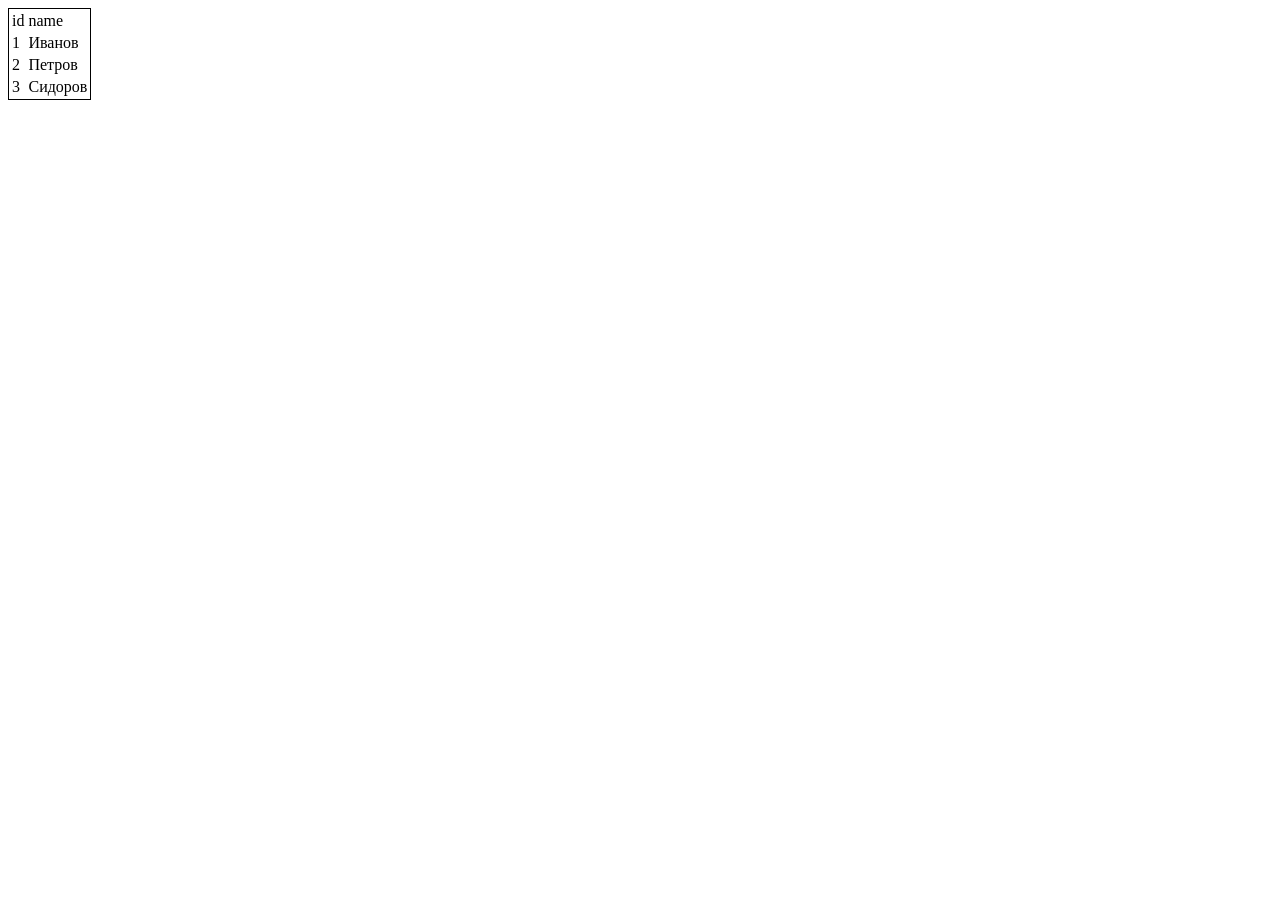
<file: test.html>
<!DOCTYPE html>
<html lang="en">
<head>
    <meta charset="UTF-8">
    <meta name="viewport" content="width=device-width, initial-scale=1.0">
    <title>Document</title>
    <link rel="stylesheet" href="./test.css">
</head>
<body>
    <table class="table">
        <thead id="thead">
           
        </thead>
        
        <tbody id="tbody">
            <tr>
                <td>1</td>
                <td>Иванов</td>
            </tr>
            
            <tr>
                <td>2</td>
                <td>Петров</td>
            </tr>
            
            <tr>
                <td>3</td>
                <td>Сидоров</td>
            </tr>
            
        </tbody>
    </table>
    <script src="./test.js"></script>
</body>
</html>
</file>
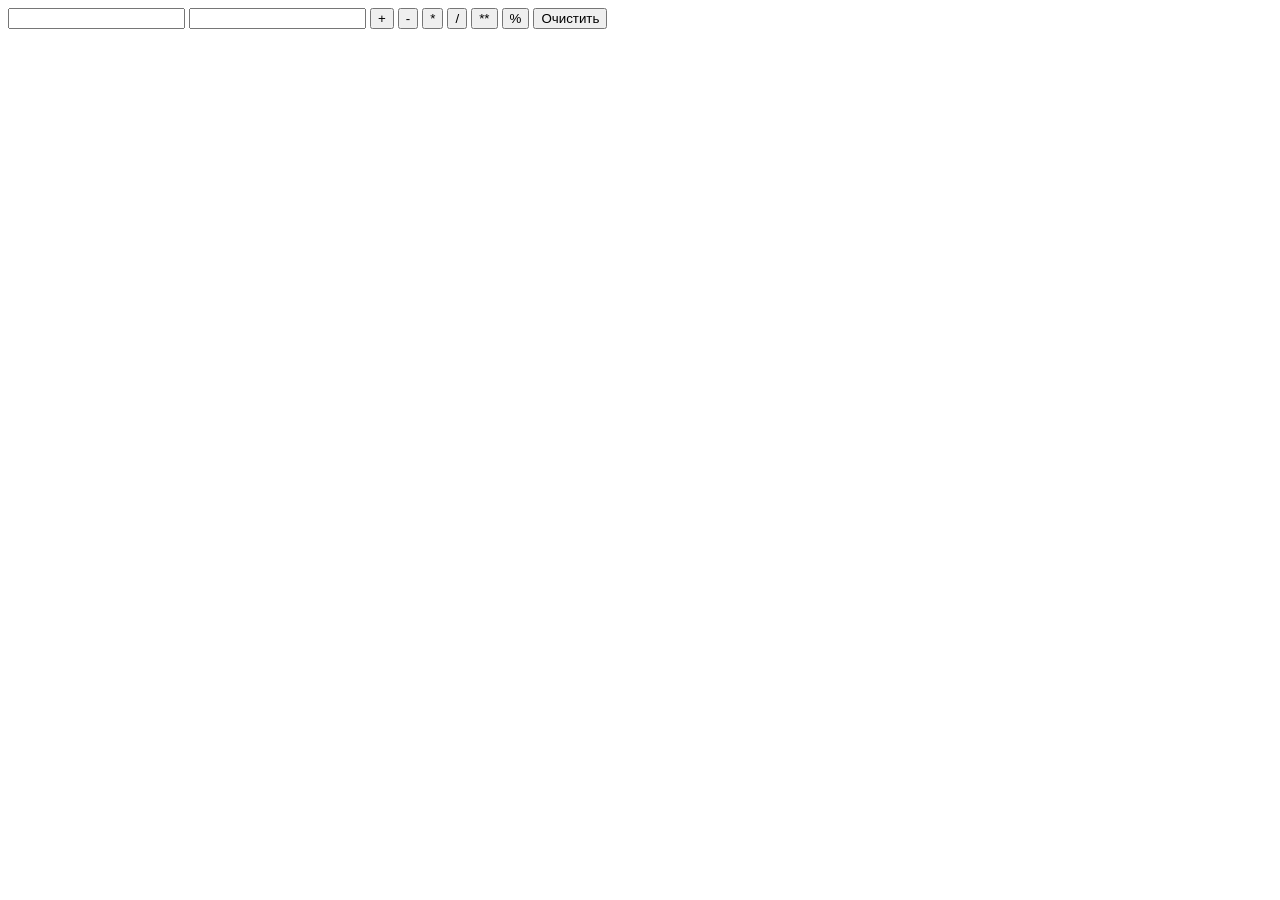
<file: DZ/DZ.html>
<!DOCTYPE html>
<html lang="ru">
<head>
    <meta charset="UTF-8">
    <title>Document</title>
</head>
<body>

    <input type="number" id="num1">
    <input type="number" id="num2">

    <button id="btnAdd">+</button>
    <button id="btnSub">-</button>
    <button id="btnMul">*</button>
    <button id="btnDiv">/</button>
    <button id="btnPow">**</button>
    <button id="btnMod">%</button>
    <button id="btnClear">Очистить</button>


    <div id="result"></div>

    <script src="DZ.js"></script>
</body>
</html>
</file>
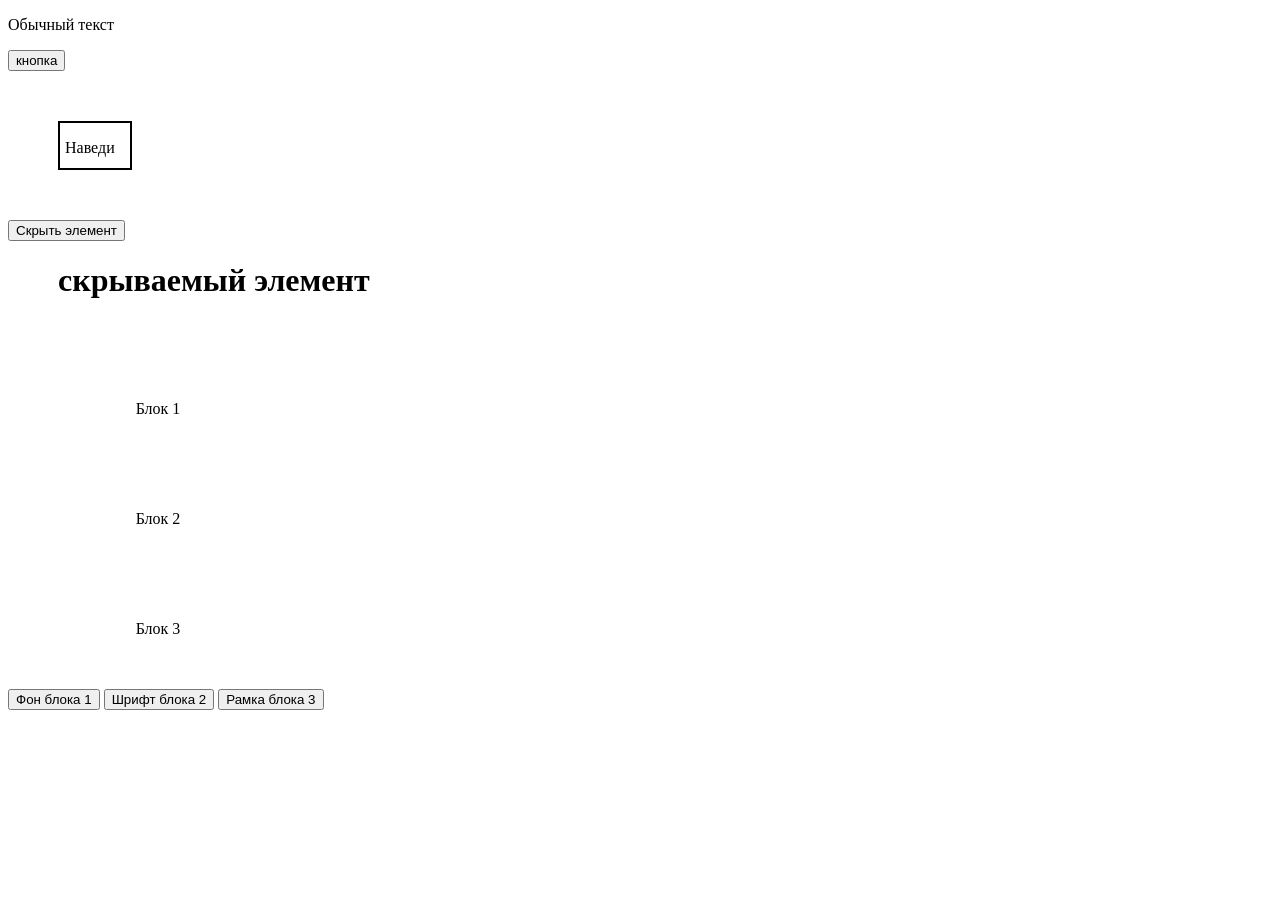
<file: knopka/DZ.html>
<!DOCTYPE html>
<html lang="en">
<head>
    <meta charset="UTF-8">
    <meta name="viewport" content="width=device-width, initial-scale=1.0">
    <title>Document</title>
    <link rel="stylesheet" href="DZ.css">
</head>
<body>

    <p class="first">Обычный текст</p>
    <button class="mybtn">кнопка</button>


    <div class="block" id="myBlock">
        <p>Наведи</p>
    </div>


    <button id="toggleButton">Скрыть элемент</button>
    <div class="mdiv" id="myDiv">
        <h1>скрываемый элемент</h1>
    </div>



    <div class="block1" id="block1">Блок 1</div>
    <div class="block2" id="block2">Блок 2</div>
    <div class="block3" id="block3">Блок 3</div>

    <button onclick="changeBg()">Фон блока 1</button>
    <button onclick="changeFont()">Шрифт блока 2</button>
    <button onclick="changeStyle()">Рамка блока 3</button>


    <script src="./DZ.js"></script>
</body>
</html>
</file>
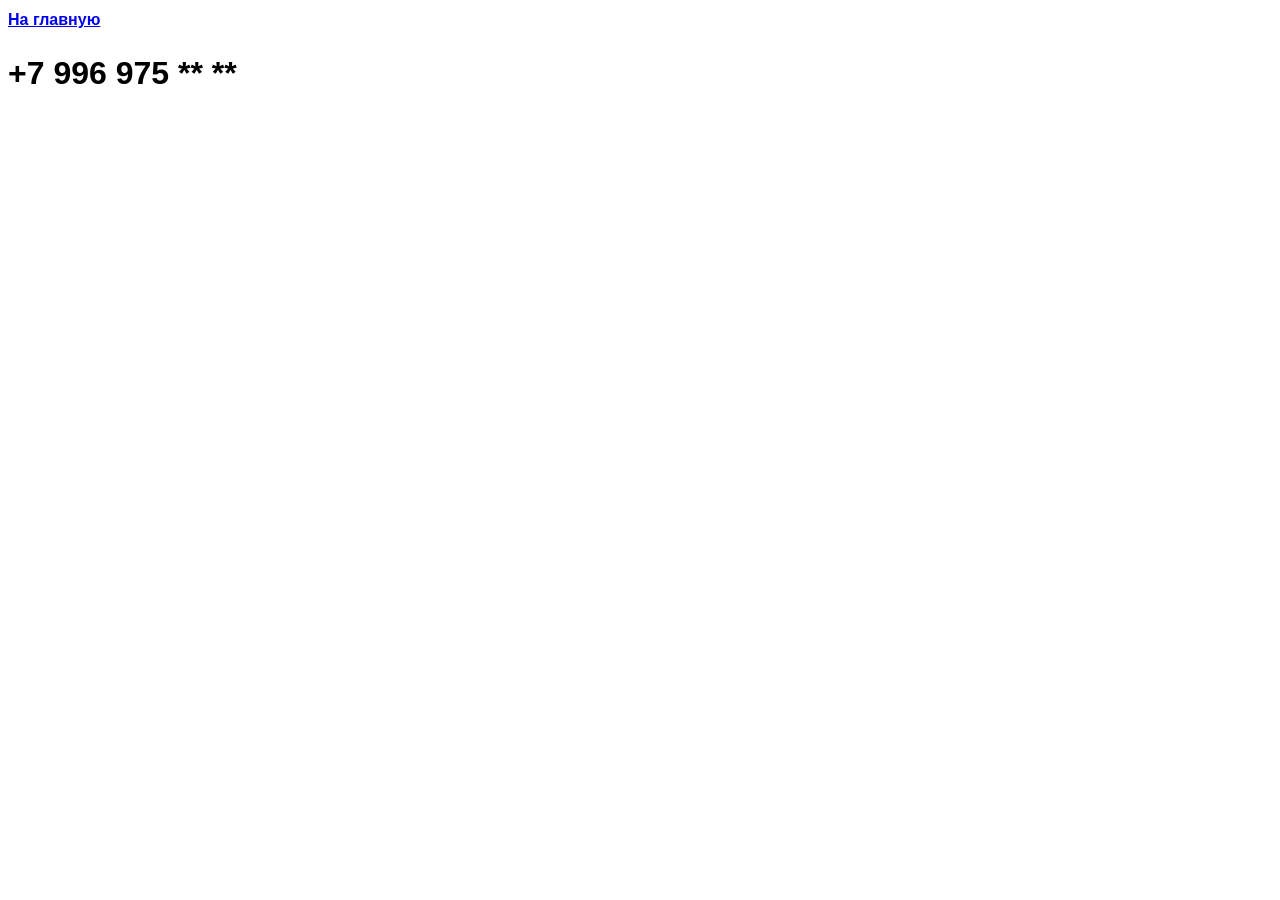
<file: myproject/contact.html>
<!DOCTYPE html>
<html lang="en">
<head>
    <meta charset="UTF-8">
    <meta name="viewport" content="width=device-width, initial-scale=1.0">
    <title>Document</title>
    <link rel="stylesheet" href="./contact.css">
</head>
<body>
    <h1 class="text-najme"><a href="myindex.html" class="text-najme-knop">На главную</a></h1>
    <h2>+7 996 975 ** **</h2>
</body>
</html>
</file>
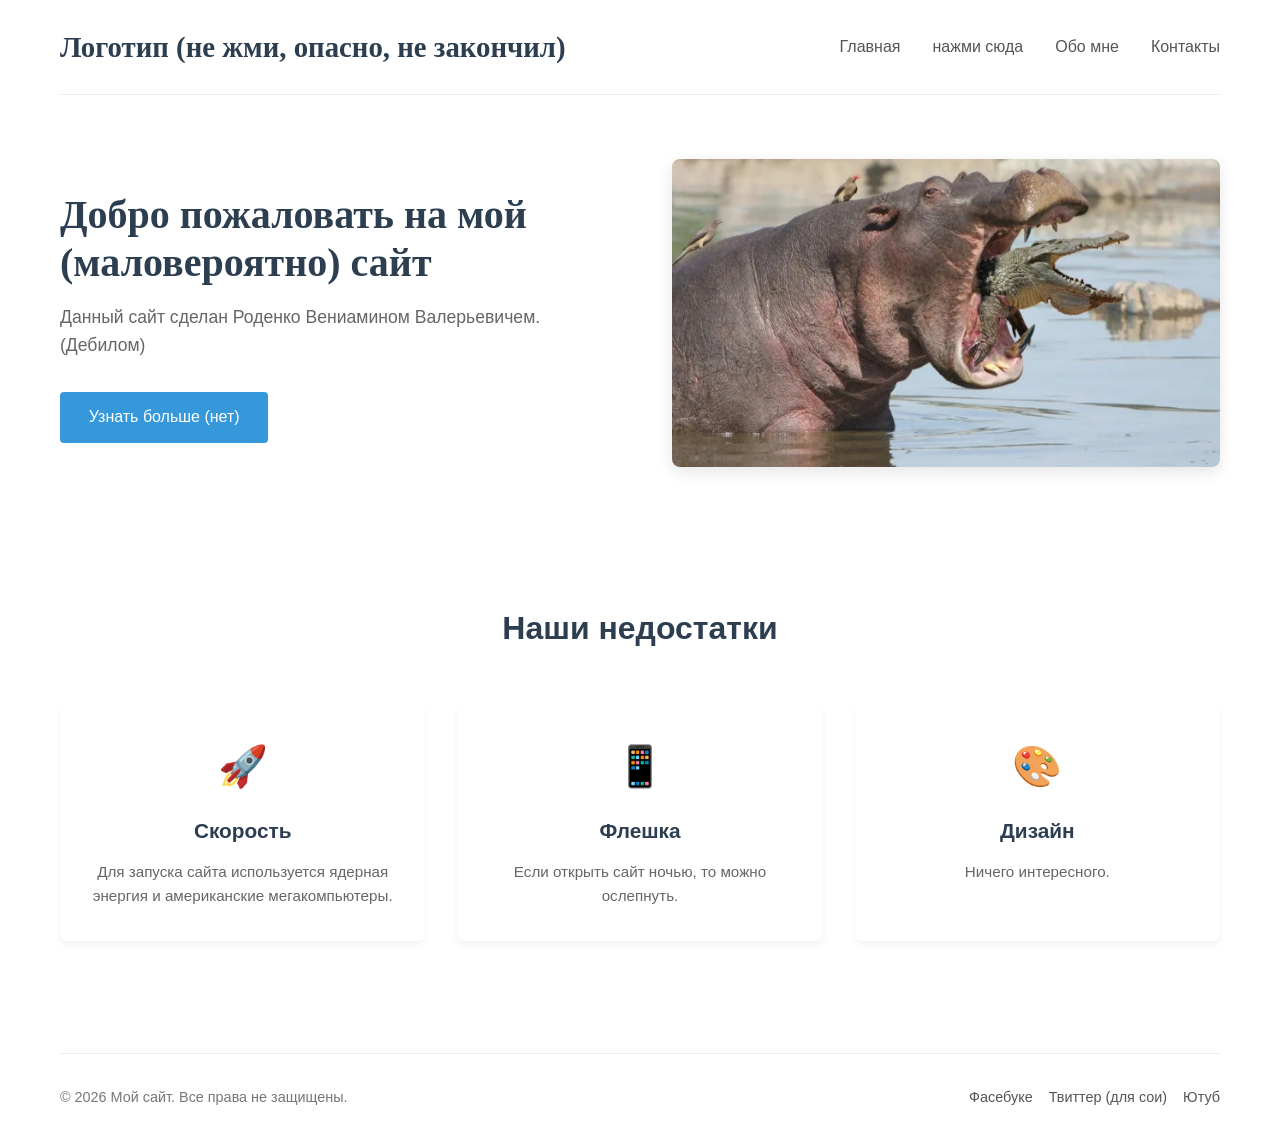
<file: myproject/myindex.html>
<!DOCTYPE html>
<html lang="ru">
<head>
    <meta charset="UTF-8">
    <meta name="viewport" content="width=device-width, initial-scale=1.0">
    <title>Мой адаптивный сайт</title>
    <link rel="stylesheet" href="./mystyles.css">
</head>
<body>

    <div class="container">

        <header class="header">
            <a href="/" class="logo">Логотип (не жми, опасно, не закончил)</a>

            <nav class="nav">

                <ul class="nav-list">
                    <li class="nav-item"><a href="#" class="nav-link">Главная</a></li>
                    <li class="nav-item"><a href="najme.html" class="nav-link">нажми сюда</a></li>
                    <li class="nav-item"><a href="obomne.html" class="nav-link">Обо мне</a></li>
                    <li class="nav-item"><a href="contact.html" class="nav-link">Контакты</a></li>
                </ul>

                <button class="nav-toggle">
                    <span class="hamburger"></span>
                </button>
            </nav>
        </header>


        <main>

            <section class="hero">
                <div class="hero-content">
                    <h1 class="hero-title">Добро пожаловать на мой (маловероятно) сайт</h1>
                    <p class="hero-text">Данный сайт сделан Роденко Вениамином Валерьевичем. (Дебилом)</p>
                    <a href="#" class="btn">Узнать больше (нет)</a>
                </div>
                <div class="hero-image">
                    <img src="img/i.webp" alt="Бегемотик">
                </div>
            </section>


            <section class="features">
                <h2 class="section-title">Наши недостатки</h2>
                <div class="features-grid">

                    <article class="card">
                        <div class="card-icon">🚀</div>
                        <h3 class="card-title">Скорость</h3>
                        <p class="card-text">Для запуска сайта используется ядерная энергия и американские мегакомпьютеры.</p>
                    </article>

                    <article class="card">
                        <div class="card-icon">📱</div>
                        <h3 class="card-title">Флешка</h3>
                        <p class="card-text">Если открыть сайт ночью, то можно ослепнуть.</p>
                    </article>

                    <article class="card">
                        <div class="card-icon">🎨</div>
                        <h3 class="card-title">Дизайн</h3>
                        <p class="card-text">Ничего интересного.</p>
                    </article>
                </div>
            </section>
        </main>

        <footer class="footer">
            <p class="footer-copyright">© 2026 Мой сайт. Все права не защищены.</p>
            <div class="footer-social">
                <a href="#" class="social-link">Фасебуке</a>
                <a href="#" class="social-link">Твиттер (для сои)</a>
                <a href="#" class="social-link">Ютуб</a>
            </div>
        </footer>
    </div>

</body>
</html>
</file>
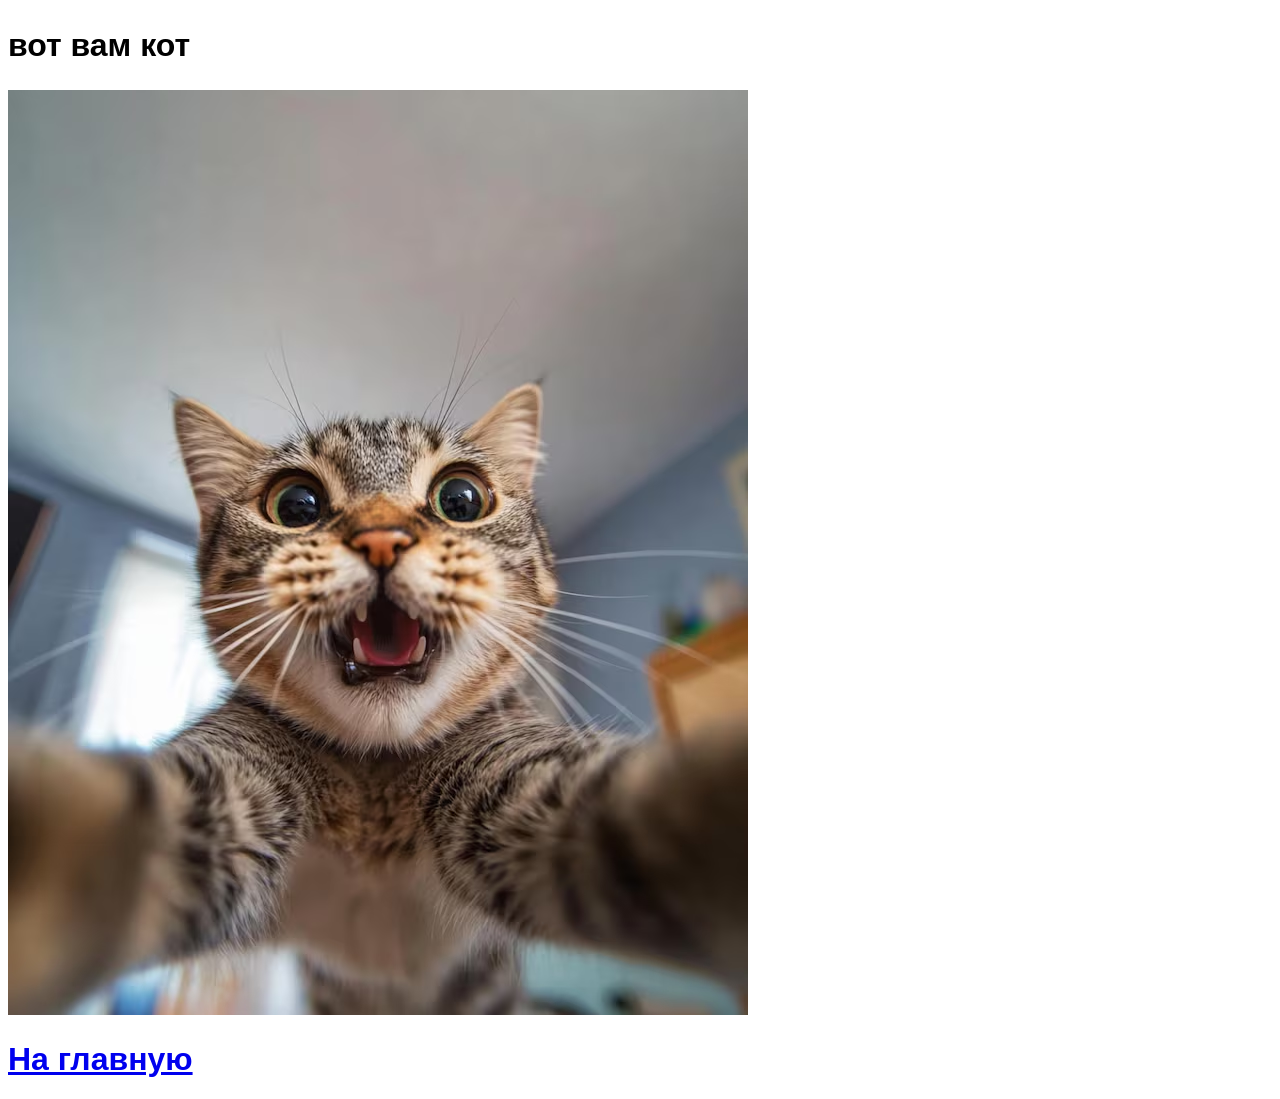
<file: myproject/najme.html>
<!DOCTYPE html>
<html lang="en">
<head>
    <meta charset="UTF-8">
    <meta name="viewport" content="width=device-width, initial-scale=1.0">
    <title>Document</title>
    <link rel="stylesheet" href="./najme.css">
</head>
<body>
    <h2 class="kot-txt">вот вам кот</h2>

        <div class="Kotikk">
            <img src="img/cute-cat_113255-210139.avif" alt="Котик" class="Kotik">
        </div>


    <h1 class="text-najme"><a href="myindex.html" class="text-najme-knop">На главную</a></h1>
    <div></div>

</body>
</html>
</file>
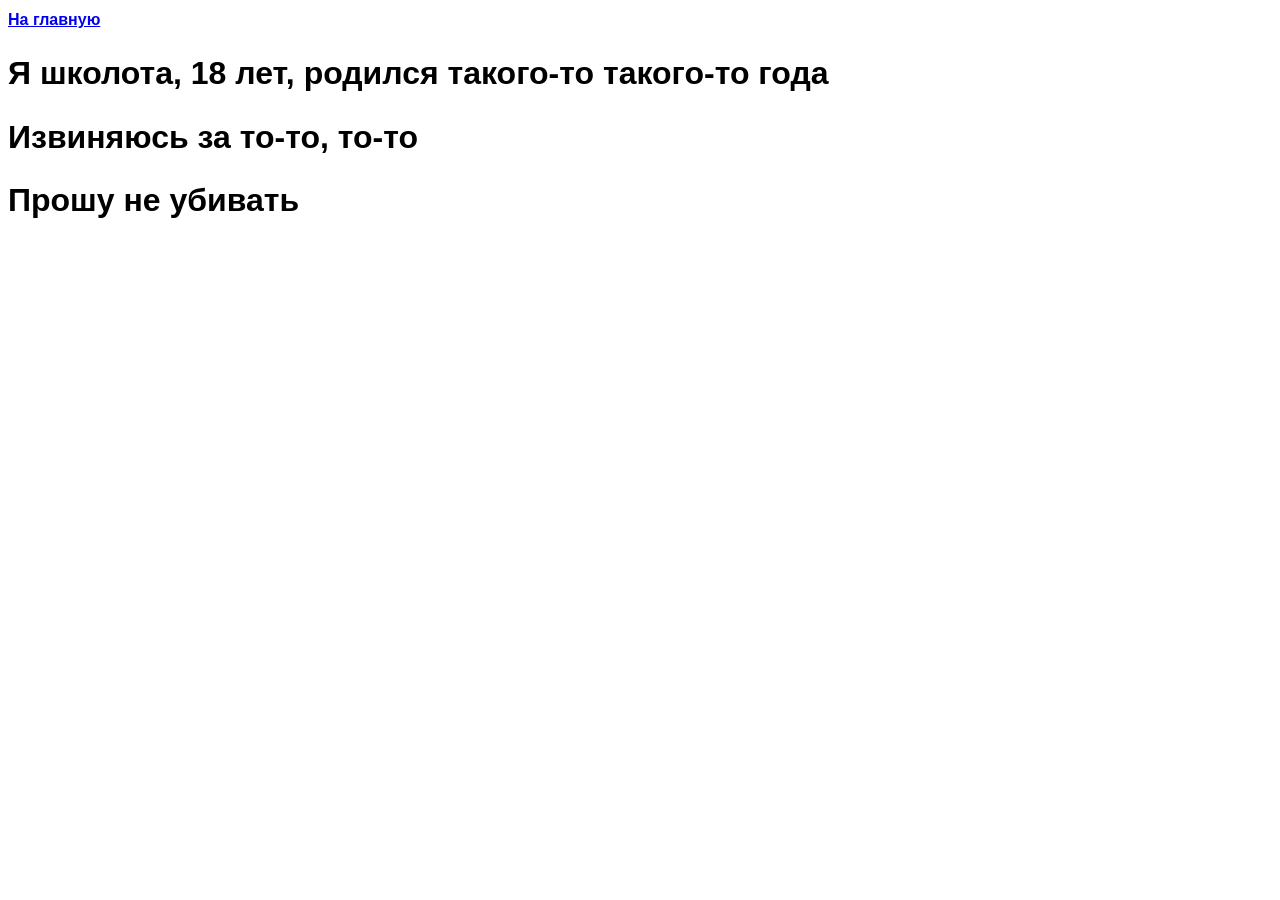
<file: myproject/obomne.html>
<!DOCTYPE html>
<html lang="en">
<head>
    <meta charset="UTF-8">
    <meta name="viewport" content="width=device-width, initial-scale=1.0">
    <title>Document</title>
    <link rel="stylesheet" href="./obomne.css">
</head>
<body>
    <h1 class="text-najme"><a href="myindex.html" class="text-najme-knop">На главную</a></h1>
    <h2 class="kot-txt">Я школота, 18 лет, родился такого-то такого-то года</h2>
    <h2 class="kot-txt">Извиняюсь за то-то, то-то</h2>
    <h2 class="kot-txt">Прошу не убивать</h2>
</body>
</html>
</file>
<file: test.css>
.table{
    border: black solid 1px;
}
</file>
<file: knopka/DZ.css>
.block {
    padding: 0px 5px 5px 5px;
    margin-top: 50px;
    margin-bottom: 50px;
    margin-left: 50px;
    width: 60px;
    height: 40px;
    background-color:white;
    border: 2px solid black;
}
.block.hovered {
    background-color: rgb(16, 84, 209);
}
.mdiv{
    margin-bottom: 60px;
    margin-left: 50px;
}
.block1{
    width: 200px;
    height: 100px;
    background: white;
    margin: 10px;
     margin-left: 50px;
    text-align: center;
    line-height: 100px;
}
.block2{
    width: 200px;
    height: 100px;
    background: white;
    margin: 10px;
     margin-left: 50px;
    text-align: center;
    line-height: 100px;
}
.block3{
    width: 200px;
     height: 100px;
    background: white;
    margin: 10px;
     margin-left: 50px;
    text-align: center;
    line-height: 100px;
}
</file>
<file: myproject/contact.css>
body {
    font-family: 'Inter', sans-serif;
}
h1 {
    font-size: 16px;
}
h2 {
    font-size: 32px;
}
</file>
<file: myproject/mystyles.css>
* {
    margin: 0;
    padding: 0;
    box-sizing: border-box;
}


html {
    font-size: 16px;
}

body {
    font-family: 'Inter', sans-serif;
    line-height: 1.6;
    color: #000000;
    background-color: #ffffff;
}


.container {
    width: 100%;
    max-width: 1200px;
    margin: 0 auto;
    padding: 0 20px;
}


.header {
    display: flex;
    justify-content: space-between;
    align-items: center;
    padding: 1.5rem 0;
    border-bottom: 1px solid #eee;
}

.logo {
    font-family: 'Roboto Slab', serif;
    font-size: 1.8rem;
    font-weight: 600;
    color: #2c3e50;
    text-decoration: none;
}

.nav-list {
    display: flex;
    list-style: none;
    gap: 2rem;
}

.nav-link {
    text-decoration: none;
    color: #555;
    font-weight: 500;
    transition: color 0.3s ease;
}

.nav-link:hover {
    color: #3498db;
}


.nav-toggle {
    display: none;
    background: none;
    border: none;
    cursor: pointer;
    padding: 0.5rem;
}

.hamburger {
    display: block;
    width: 25px;
    height: 3px;
    background-color: #333;
    position: relative;
    transition: background-color 0.3s;
}

.hamburger::before,
.hamburger::after {
    content: '';
    position: absolute;
    width: 100%;
    height: 3px;
    background-color: #333;
    left: 0;
    transition: transform 0.3s;
}

.hamburger::before {
    top: -8px;
}
.hamburger::after {
    bottom: -8px;
}


.hero {
    display: flex;
    align-items: center;
    gap: 4rem;
    padding: 4rem 0;
}

.hero-content {
    flex: 1;
}

.hero-title {
    font-family: 'Roboto Slab', serif;
    font-size: 2.5rem;
    line-height: 1.2;
    margin-bottom: 1rem;
    color: #2c3e50;
}

.hero-text {
    font-size: 1.1rem;
    margin-bottom: 2rem;
    color: #666;
}

.hero-image {
    flex: 1;
}

.hero-image img {
    width: 100%;
    height: auto;
    border-radius: 8px;
    box-shadow: 0 5px 15px rgba(0,0,0,0.1);
}

.btn {
    display: inline-block;
    background-color: #3498db;
    color: white;
    padding: 0.8rem 1.8rem;
    border-radius: 4px;
    text-decoration: none;
    font-weight: 500;
    transition: background-color 0.3s ease;
}

.btn:hover {
    background-color: #2980b9;
}

.features {
    padding: 4rem 0;
}

.section-title {
    text-align: center;
    font-size: 2rem;
    margin-bottom: 3rem;
    color: #2c3e50;
}

.features-grid {
    display: grid;
    grid-template-columns: repeat(auto-fit, minmax(280px, 1fr));
    gap: 2rem;
}

.card {
    background: white;
    padding: 2rem;
    border-radius: 8px;
    box-shadow: 0 4px 6px rgba(0,0,0,0.05);
    text-align: center;
    transition: transform 0.3s ease, box-shadow 0.3s ease;
}

.card:hover {
    transform: translateY(-5px);
    box-shadow: 0 10px 20px rgba(0,0,0,0.1);
}

.card-icon {
    font-size: 2.5rem;
    margin-bottom: 1rem;
}

.card-title {
    font-size: 1.3rem;
    margin-bottom: 0.8rem;
    color: #2c3e50;
}

.card-text {
    color: #666;
    font-size: 0.95rem;
}


.footer {
    display: flex;
    justify-content: space-between;
    align-items: center;
    padding: 2rem 0;
    margin-top: 3rem;
    border-top: 1px solid #eee;
    color: #777;
    font-size: 0.9rem;
}

.footer-social {
    display: flex;
    gap: 1rem;
}

.social-link {
    color: #555;
    text-decoration: none;
}

.social-link:hover {
    color: #3498db;
}


@media (max-width: 992px) {
    .hero {
        flex-direction: column;
        text-align: center;
        gap: 2rem;
    }
    .hero-title {
        font-size: 2.2rem;
    }
}

@media (max-width: 768px) {
    html {
        font-size: 15px;
    }


    .nav-list {
        display: none;
        flex-direction: column;
        position: absolute;
        top: 100%;
        left: 0;
        width: 100%;
        background-color: white;
        padding: 1rem;
        box-shadow: 0 5px 10px rgba(0,0,0,0.1);
    }


    .nav-list.active {
        display: flex;
    }

    .nav-toggle {
        display: block;
    }

    .hero-title {
        font-size: 1.8rem;
    }

    .features-grid {
        grid-template-columns: 1fr;
    }

    .footer {
        flex-direction: column;
        gap: 1rem;
        text-align: center;
    }
}


@media (max-width: 576px) {
    html {
        font-size: 14px;
    }
    .container {
        padding: 0 15px;
    }
    .hero, .features {
        padding: 2.5rem 0;
    }
    .card {
        padding: 1.5rem;
    }
}
</file>
<file: myproject/najme.css>
body {
    font-family: 'Inter', sans-serif;
}

h1 {
    font-size: 32px;
}
h2 {
    font-size: 32px;
}

.Kotik img{
    width: 190px;
    height: 190px;
    border-radius: 8px;
}
</file>
<file: myproject/obomne.css>
body {
    font-family: 'Inter', sans-serif;
}
h1 {

    font-size: 16px;
}
h2 {
    font-size: 32px;
}
</file>
